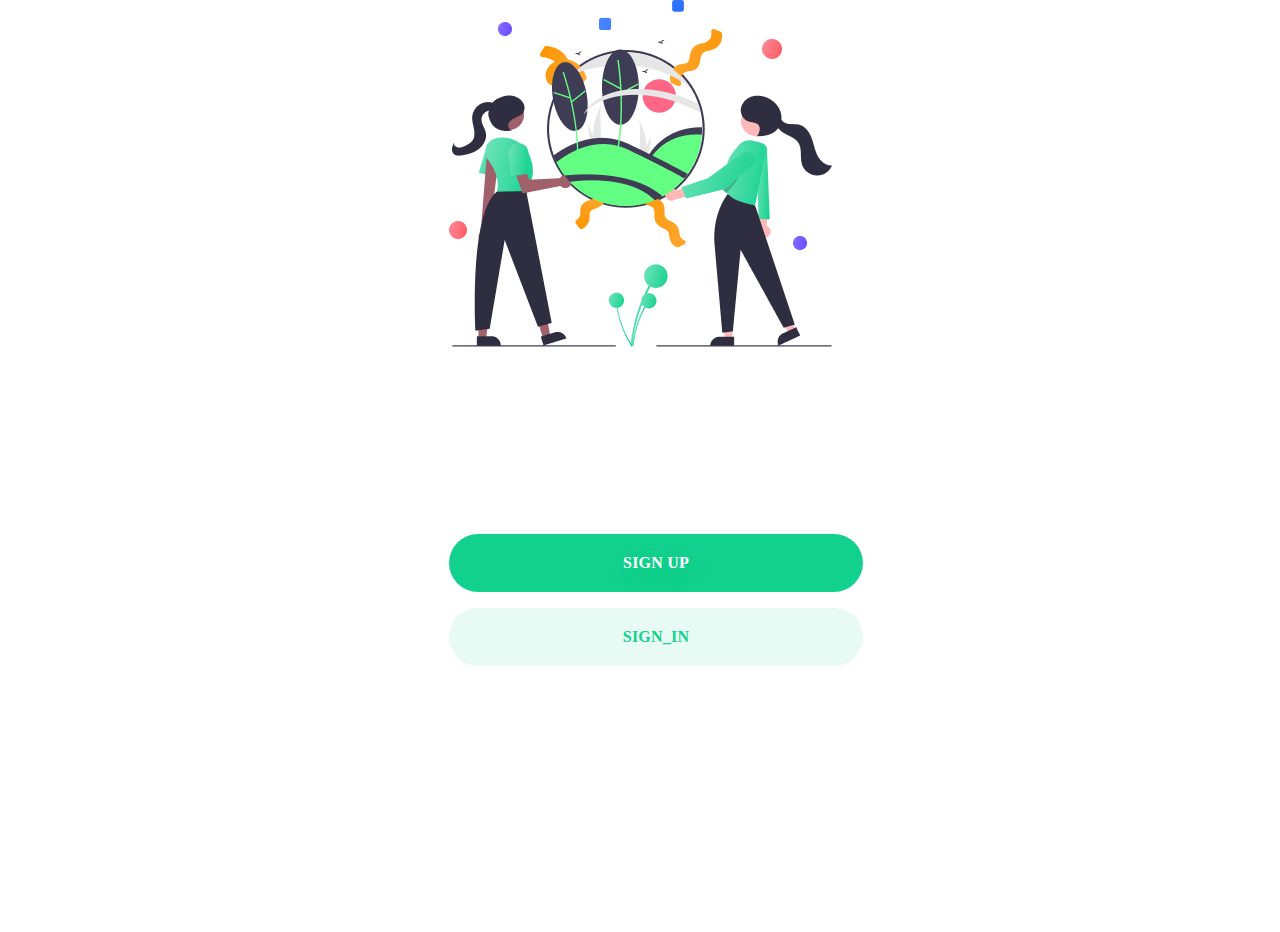
<file: Cempus/index.html>
<!DOCTYPE html>
<html lang="kr">
  <head>
    <meta charset="UTF-8" />
    <meta name="viewport" content="width=device-width, user-scalable=no" />
    <title>Cempus</title>

    <script src="https://ajax.googleapis.com/ajax/libs/jquery/3.3.1/jquery.min.js"></script>

    <link href="./css/fontawesome/css/font-awesome.min.css" rel="stylesheet" />
    <link href="./css/cempus/main_231102.css" rel="stylesheet" />
  </head>
  <body>
    <div class="container">
      <div class="img_index1">
        <img src="./image/cempus/index/cong1.png" alt="축하합니다!" />
        <div class="img_index2">
          <img src="./image/cempus/index/cong2.png" alt="물개박수" />
        </div>
      </div>
      <div class="layout_index1">
        <div class="layout_index2">
          <a href="/join.html" class="btn_sign_up"><div>SIGN UP</div></a>
          <a href="/login.html" class="btn_sign_in"><div>SIGN_IN</div></a>
        </div>
      </div>
    </div>
  </body>

  <script>
  </script>
</html>
</file>
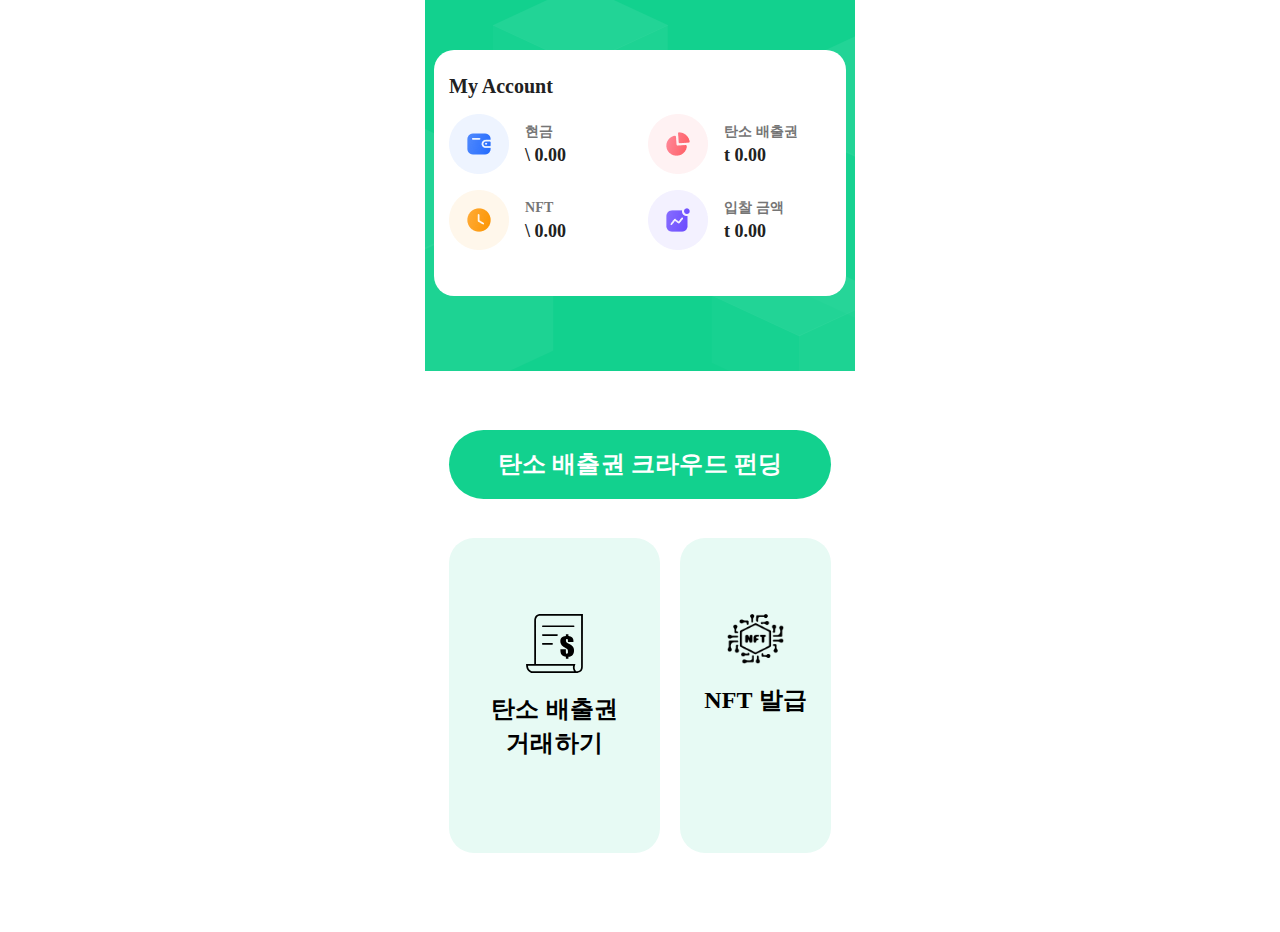
<file: Cempus/home.html>
<!DOCTYPE html>
<html lang="kr">
  <head>
    <meta charset="UTF-8" />
    <title>대시보드</title>

    <script src="https://ajax.googleapis.com/ajax/libs/jquery/3.3.1/jquery.min.js"></script>

    <link href="./css/cempus/main_231102.css" rel="stylesheet" />
  </head>
  <body>
    <div class="container tender_container">
      <div class="image_sub_area">
        <div class="dashboard_my_info_area">
          <div class="my_info">
            <div class="my_info_title">My Account</div>
            <div class="my_info_content">
              <div class="my_info_content_left">
                <div class="my_info_img"><img src="./image/cempus/trade/wallet.png"></div>
                <div class="my_info_sub">
                  <div class="my_info_sub_title">현금</div>
                  <div class="my_info_sub_content" id="myCash">\ 0.00</div>
                </div>
              </div>
              <div class="my_info_content_left">
                <div class="my_info_img"><img src="./image/cempus/trade/carbon.png"></div>
                <div class="my_info_sub">
                  <div class="my_info_sub_title">탄소 배출권</div>
                  <div class="my_info_sub_content" id="myCarbon">t 0.00</div>
                </div>
              </div>
            </div>
            <div class="my_info_content">
              <div class="my_info_content_left">
                <div class="my_info_img"><img src="./image/cempus/tender/nft.png"></div>
                <div class="my_info_sub">
                  <div class="my_info_sub_title">NFT</div>
                  <div class="my_info_sub_content" id="myNft">\ 0.00</div>
                </div>
              </div>
              <div class="my_info_content_left">
                <div class="my_info_img"><img src="./image/cempus/tender/tender.png"></div>
                <div class="my_info_sub">
                  <div class="my_info_sub_title">입찰 금액</div>
                  <div class="my_info_sub_content" id="myTender">t 0.00</div>
                </div>
              </div>
            </div>
          </div>
        </div>
      </div>
      <div class="common_content_area">
        <div class="btn_sub_area">
          <a href="./tender.html" class="btn_confirm2"><div>탄소 배출권 크라우드 펀딩</div></a>
        </div>
        <div class="btn_home_area">
          <a href="./trade.html" class="btn_move"><img src="./image/cempus/tender/paper.svg" /><div>탄소 배출권<br/>거래하기</div></a>
          <a href="./nftApply.html" class="btn_move btn_move_right"><img src="./image/cempus/index/nft_logo.png" /><div>NFT 발급</div></a>
        </div>
      </div>

  <script>
    $(document).ready(function () {
      getMyAsset();
    });

    function getMyAsset() {
      $.get("./php/mypage/MyAsset.php", function(data) {
        console.log(data);
        var result = JSON.parse(data);
        console.log(result);
        if(result.result == 400) {
          alert('로그인이 필요합니다.');
          location.href = "./login.html"
          return false;
        }
        var userCash = '\\ '+numberWithCommas(result.data.userCash);
        var userCarbon = numberWithCommas(result.data.userCarbon)+' T';
        $('#myCash').html(userCash);
        $('#myCarbon').html(userCarbon);
        var userNft = '\\ '+numberWithCommas(result.data.userCarbonNft);
        var userTender = numberWithCommas(result.data.userCashFunding)+' T';
        $('#myNft').html(userNft);
        $('#myTender').html(userTender);

      });

    }

    function numberWithCommas(x) {
      if (x == null || x == undefined || x == '' || x == 0 || x == '0' || x == '0.00' || x == 0.00 || x == '0.0' || x == 0.0 || x == '0.000' || x == 0.000) {
        return 0;
      }
      return x.toString().replace(/\B(?=(\d{3})+(?!\d))/g, ",");
    }
  </script>
</body>
</html>
</file>
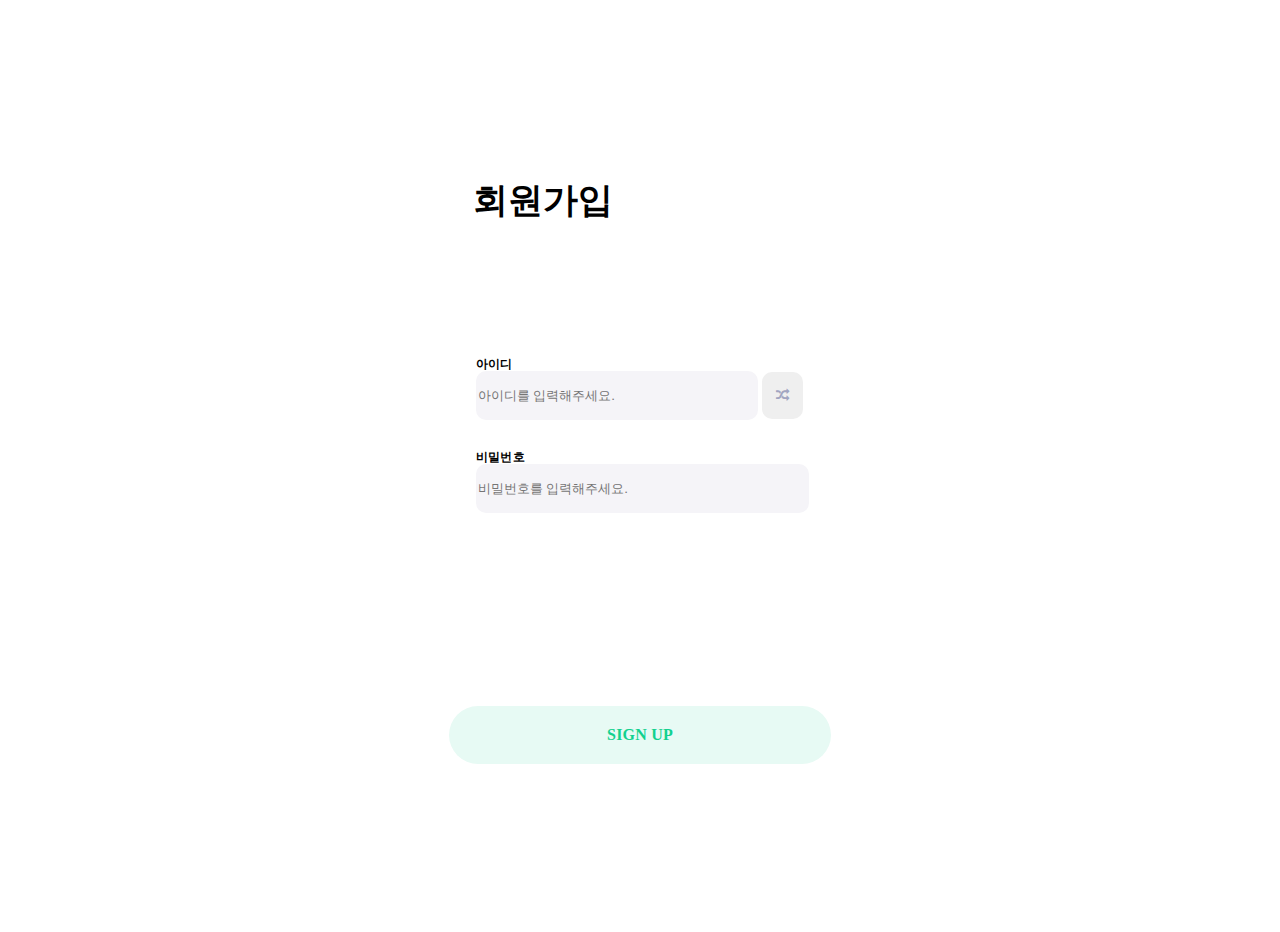
<file: Cempus/join.html>
<!DOCTYPE html>
<html lang="kr">
  <head>
    <meta charset="UTF-8" />
    <meta name="viewport" content="width=device-width, user-scalable=no" />
    <title>회원가입</title>

    <script src="https://ajax.googleapis.com/ajax/libs/jquery/3.3.1/jquery.min.js"></script>

    <link href="./css/fontawesome/css/font-awesome.min.css" rel="stylesheet" />
    <link href="./css/cempus/main_231102.css" rel="stylesheet" />
  </head>
  <body>
    <div class="container">
      <div class="title">
        회원가입
      </div>
      <div class="layout_content">
        <div class="content_tlt">아이디</div>
        <div class="content_input_area">
          <input type="hidden" name="dupChk" value="0" />
          <input type="text" name="id" class="input_common input_with_btn" placeholder="아이디를 입력해주세요." oninput="this.value = this.value.replace(/[^a-z0-9]/g, '').replace(/(\..*)\./g, '$1');">
          <button type="button" class="btn_with_input"><i class="fa fa-random" aria-hidden="true" onclick="checkId()"></i></button>
        </div>
        <p class="input_msg msg_ok success-msg"></p>
        <p class="input_msg msg_err alert-msg" id="alert-id" style="display: none">중복된 아이디입니다.</p>
        <div class="content_tlt">비밀번호</div>
        <div class="content_input_area">
          <input type="password" name="pw" class="input_common" placeholder="비밀번호를 입력해주세요.">
        </div>
        <p class="input_msg msg_err alert-msg" id="alert-pw"></p>
      </div>
      <div class="layout_btn_area">
        <div class="btn_sub_area">
          <a href="#" class="btn_confirm" onclick="join()"><div>SIGN UP</div></a>
        </div>
      </div>
    </div>
  </body>

  <script>
    function checkId() {
      var id = $("input[name=id]").val();
      console.log(id);
      $.ajax({
        url: "./php/user/CheckId.php",
        type: "POST",
        data: { id: id },
        dataType: "json",
        success: function (data) {
          console.log(data);
          if (data.result == 200) {
            $("#alert-id").hide();
            $(".success-msg").text(data.message);
            $(".success-msg").show();
            $("input[name=dupChk]").val(1);
          } else {
            $(".success-msg").hide();
            $("#alert-id").text(data.message);
            $("#alert-id").show();
            $("input[name=dupChk]").val(0);
          }
        },
        error: function (request, status, error) {
          console.log(request.responseText);
        },
      });
    }

    function join() {
      var id = $("input[name=id]").val();
      var pw = $("input[name=pw]").val();
      var dupChk = $("input[name=dupChk]").val();
      if (id == "") {
        $("#alert-id").text("아이디를 입력해주세요.");
        $("#alert-id").show();
        $(".success-msg").hide();
        $("input[name=id]").focus();
        return false;
      } else {
        $(".success-msg").show();
        $("#alert-id").hide();
      }

      if (dupChk == 0) {
        $("#alert-id").text("아이디 중복확인을 해주세요.");
        $("#alert-id").show();
        $(".success-msg").hide();
        $("input[name=id]").focus();
        return false;
      } else {
        $(".success-msg").show();
        $("#alert-id").hide();
      }

      if (pw == "") {
        $("#alert-pw").text("비밀번호를 입력해주세요.");
        $("#alert-pw").show();
        $("input[name=pw]").focus();
        return false;
      } else {
        $(".success-msg").show();
        $("#alert-pw").hide();
      }

      console.log({ id: id, pw: pw });
      $.ajax({
        url: "./php/user/Join.php",
        type: "POST",
        data: { id: id, pw: pw },
        dataType: "json",
        success: function (data) {
          console.log(data);
          if (data.result == 200) {
            alert(data.message);
            location.href = "login.html";
          } else {
            alert(data.message);
          }
        },
        error: function (request, status, error) {
          console.log(request.responseText);
        },
      });
    }

    function validateInput(inputField) {
      // 정규식 패턴을 정의합니다. 영어 대소문자와 숫자만 허용합니다.
      var pattern = /^[a-zA-Z0-9]*$/;

      // 입력값을 가져옵니다.
      var inputValue = inputField.value;

      // 정규식과 비교합니다.
      if (!pattern.test(inputValue)) {
        // 영어와 숫자 이외의 문자가 입력되었다면 삭제합니다.
        inputField.value = inputValue.replace(/[ㄱ-힣]/g, "");
      }
    }
  </script>
</html>
</file>
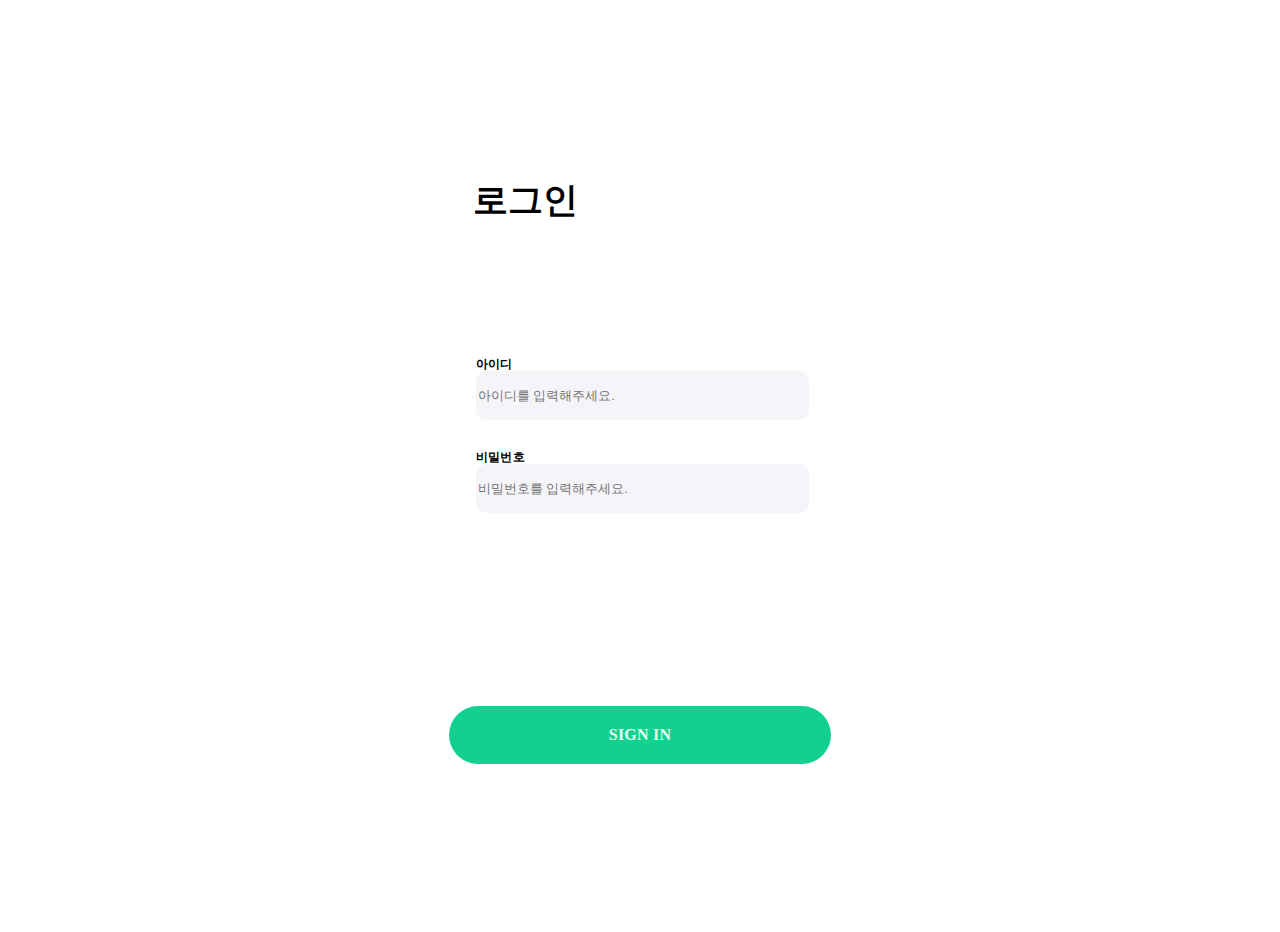
<file: Cempus/login.html>
<!DOCTYPE html>
<html lang="kr">
  <head>
    <meta charset="UTF-8" />
    <title>로그인</title>

    <script src="https://ajax.googleapis.com/ajax/libs/jquery/3.3.1/jquery.min.js"></script>

    <link href="./css/cempus/main_231102.css" rel="stylesheet" />
  </head>
  <body>
    <div class="container">
      <div class="title">
        로그인
      </div>
      <div class="layout_content">
        <div class="content_tlt">아이디</div>
        <div class="content_input_area">
          <input type="hidden" name="dupChk" value="0" />
          <input type="text" name="id" class="input_common" placeholder="아이디를 입력해주세요." oninput="this.value = this.value.replace(/[^a-z0-9]/g, '').replace(/(\..*)\./g, '$1');">
        </div>
        <p class="input_msg msg_err alert-msg" id="alert-id"></p>
        <div class="content_tlt">비밀번호</div>
        <div class="content_input_area">
          <input type="password" name="pw" class="input_common" placeholder="비밀번호를 입력해주세요.">
        </div>
        <p class="input_msg msg_err alert-msg" id="alert-pw"></p>
      </div>
      <div class="layout_btn_area">
        <div class="btn_sub_area">
          <a href="#" class="btn_confirm2" onclick="login()"><div>SIGN IN</div></a>
        </div>
      </div>
    </div>
  <script>
    function login() {
      $('.alert-msg').text('');

      var id = $("input[name=id]").val();
      var pw = $("input[name=pw]").val();
      if (id == "") {
        $("#alert-id").text("아이디를 입력해주세요.");
        $("input[name=id]").focus();
        return false;
      }
      if (pw == "") {
        $("#alert-pw").text("비밀번호를 입력해주세요.");
        $("input[name=pw]").focus();
        return false;
      }
      console.log({ id: id, pw: pw });
      $.ajax({
        url: "./php/user/Login.php",
        type: "POST",
        data: { id: id, pw: pw },
        dataType: "json",
        success: function (data) {
          console.log(data);
          if (data.result == 200) {
            location.href = "./home.html";
          } else {
            alert(data.message);
          }
        },
        error: function (request, status, error) {
          console.log(request.responseText);
        },
      });
    }
  </script>
</html>
</file>
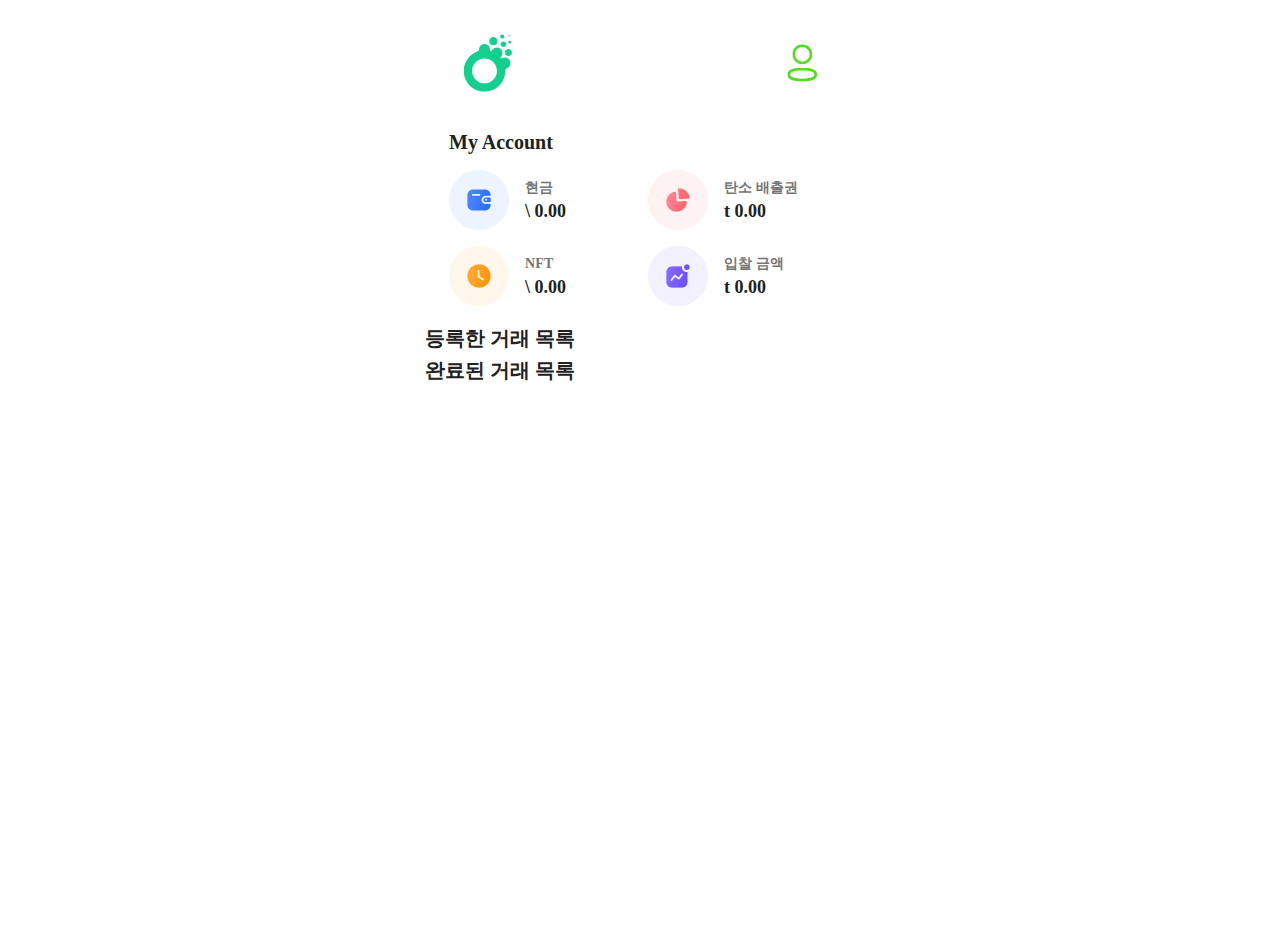
<file: Cempus/mypage.html>
<!DOCTYPE html>
<html lang="kr">
  <head>
    <meta charset="UTF-8" />
    <title>마이페이지</title>

    <script src="https://ajax.googleapis.com/ajax/libs/jquery/3.3.1/jquery.min.js"></script>

    <link href="./css/cempus/main_231102.css" rel="stylesheet" />

    <style>

      .board_list {
        max-height: 200px;
        overflow-y: scroll;
      }
      .board_list::-webkit-scrollbar {
        width: 10px; /*스크롤바의 너비*/
      }

      .board_list::-webkit-scrollbar-thumb {
        background-color: #12D18E; /*스크롤바의 색상*/
        background-clip: padding-box;
        border: 4px solid transparent;
        border-top-left-radius: 50px;
        border-bottom-right-radius: 50px;
      }

      .board_list::-webkit-scrollbar-track {
        background:none; /*스크롤바 트랙 색상*/
      }
    </style>
  </head>
  <body>
    <div class="container tender_container">
      <div class="top_log_area">
        <img src="./image/cempus/tender/top_logo.svg" alt="logo" class="logo" onclick="location.href='./home.html'" />
        <img src="./image/cempus/tender/profile.svg" alt="menu" class="menu" onclick="location.href='./mypage.html';" />
      </div>
      <div class="my_info my_info_mypage">
        <div class="my_info_title">My Account</div>
        <div class="my_info_content">
          <div class="my_info_content_left">
            <div class="my_info_img"><img src="./image/cempus/trade/wallet.png"></div>
            <div class="my_info_sub">
              <div class="my_info_sub_title">현금</div>
              <div class="my_info_sub_content" id="myCash">\ 0.00</div>
            </div>
          </div>
          <div class="my_info_content_left">
            <div class="my_info_img"><img src="./image/cempus/trade/carbon.png"></div>
            <div class="my_info_sub">
              <div class="my_info_sub_title">탄소 배출권</div>
              <div class="my_info_sub_content" id="myCarbon">t 0.00</div>
            </div>
          </div>
        </div>
        <div class="my_info_content">
          <div class="my_info_content_left">
            <div class="my_info_img"><img src="./image/cempus/tender/nft.png"></div>
            <div class="my_info_sub">
              <div class="my_info_sub_title">NFT</div>
              <div class="my_info_sub_content" id="myNft">\ 0.00</div>
            </div>
          </div>
          <div class="my_info_content_left">
            <div class="my_info_img"><img src="./image/cempus/tender/tender.png"></div>
            <div class="my_info_sub">
              <div class="my_info_sub_title">입찰 금액</div>
              <div class="my_info_sub_content" id="myTender">t 0.00</div>
            </div>
          </div>
        </div>
      </div>
      <div class="common_content_area">
<!--        <div class="btn_sub_area">-->
<!--          <a href="./tender.html" class="btn_confirm2"><div>탄소 배출권 지급 받기</div></a>-->
<!--        </div>-->
      </div>
      <div class="my_info_title">등록한 거래 목록</div>
      <div class="board_list" id="list1">
      </div>
      <div class="my_info_title">완료된 거래 목록</div>
      <div class="board_list" id="list2">
      </div>
    </div>
  <script>
    $(function() {
      getCarbonTradeList();
      getCarbonTradeList2();

      getMyAsset();
    });

    function cancel(idx) {
      $.post("./php/mypage/CancelTrade.php", {
        idx: idx
      }, function(data) {
        console.log(data);
        var result = JSON.parse(data);
        console.log(result);
        if(result.result == 200) {
          alert('거래가 취소되었습니다.');
          getCarbonTradeList();
        } else {
          alert('거래 취소에 실패하였습니다.');
        }
      })
    }

    function getCarbonTradeList() {
      $.get("./php/mypage/MyAbleTradesList.php", function(data) {
        console.log(data);
        var result = JSON.parse(data);
        console.log(result);
        if(result.result == 400) {
          alert('로그인이 필요합니다.');
          location.href = "./login.html"
          return false;
        }
        var tradeListHtml = "";
        for (var i = 0; i < result.myAbleTradeList.length; i++) {
          var trade = result.myAbleTradeList[i];
          var tradeHtml = "";
          if (trade['carbonTradeType'] == "A") {
            tradeHtml += '<div class="trade_want sell_want">';
            tradeHtml += '<div class="trade_logo"><img src="./image/cempus/trade/Ellipse.png"></div>';
            tradeHtml += '<div class="trade_price">\\' + trade['cash'] + '</div>';
            tradeHtml += '<div class="trade_amount">' + trade['carbon'] + 'T</div>';
            tradeHtml += '<div class="trade_amount cancel" onclick="cancel('+trade.idx+')">취소</div>';
            tradeHtml += '</div>';
          } else {
            tradeHtml += '<div class="trade_want buy_want">';
            tradeHtml += '<div class="trade_logo"><img src="./image/cempus/trade/buy.png"></div>';
            tradeHtml += '<div class="trade_price">\\' + trade['cash'] + '</div>';
            tradeHtml += '<div class="trade_amount">' + trade['carbon'] + 'T</div>';
            tradeHtml += '<div class="trade_amount cancel" onclick="cancel('+trade.idx+')">취소</div>';
            tradeHtml += '</div>';
          }
          tradeListHtml += tradeHtml;

          console.log(tradeHtml);
        }
        $("#list1").html(tradeListHtml);
      });
    }

    function getCarbonTradeList2() {
      $.get("./php/mypage/MyCompleteTradesList.php", function(data) {
        console.log(data);
        var result = JSON.parse(data);
        console.log(result);
        if(result.result == 400) {
          alert('로그인이 필요합니다.');
          location.href = "./login.html"
          return false;
        }
        var tradeListHtml = "";
        for (var i = 0; i < result.list.length; i++) {
          var trade = result.list[i];
          var tradeHtml = "";
          if (trade['carbonTradeType'] == "A") {
            tradeHtml += '<div class="trade_want sell_want">';
            tradeHtml += '<div class="trade_logo"><img src="./image/cempus/trade/Ellipse.png"></div>';
            tradeHtml += '<div class="trade_price">\\' + trade['cash'] + '</div>';
            tradeHtml += '<div class="trade_amount">' + trade['carbon'] + 'T</div>';
            tradeHtml += '</div>';
          } else {
            tradeHtml += '<div class="trade_want buy_want">';
            tradeHtml += '<div class="trade_logo"><img src="./image/cempus/trade/buy.png"></div>';
            tradeHtml += '<div class="trade_price">\\' + trade['cash'] + '</div>';
            tradeHtml += '<div class="trade_amount">' + trade['carbon'] + 'T</div>';
            tradeHtml += '</div>';
          }
          tradeListHtml += tradeHtml;

          console.log(tradeHtml);
        }
        $("#list2").html(tradeListHtml);
      });
    }

    function getMyAsset() {
        $.get("./php/mypage/MyAsset.php", function(data) {
            console.log(data);
            var result = JSON.parse(data);
            console.log(result);
            if(result.result == 400) {
            alert('로그인이 필요합니다.');
            location.href = "./login.html"
            return false;
            }
          var userCash = '\\ '+numberWithCommas(result.data.userCash);
          var userCarbon = numberWithCommas(result.data.userCarbon)+' T';
          $('#myCash').html(userCash);
          $('#myCarbon').html(userCarbon);
          var userNft = '\\ '+numberWithCommas(result.data.userCarbonNft);
          var userTender = numberWithCommas(result.data.userCashFunding)+' T';
          $('#myNft').html(userNft);
          $('#myTender').html(userTender);
        });

    }

    function numberWithCommas(x) {
      if (x == null || x == undefined || x == '' || x == 0 || x == '0' || x == '0.00' || x == 0.00 || x == '0.0' || x == 0.0 || x == '0.000' || x == 0.000) {
        return 0;
      }
      return x.toString().replace(/\B(?=(\d{3})+(?!\d))/g, ",");
    }
  </script>
  </body>

</html>
</file>
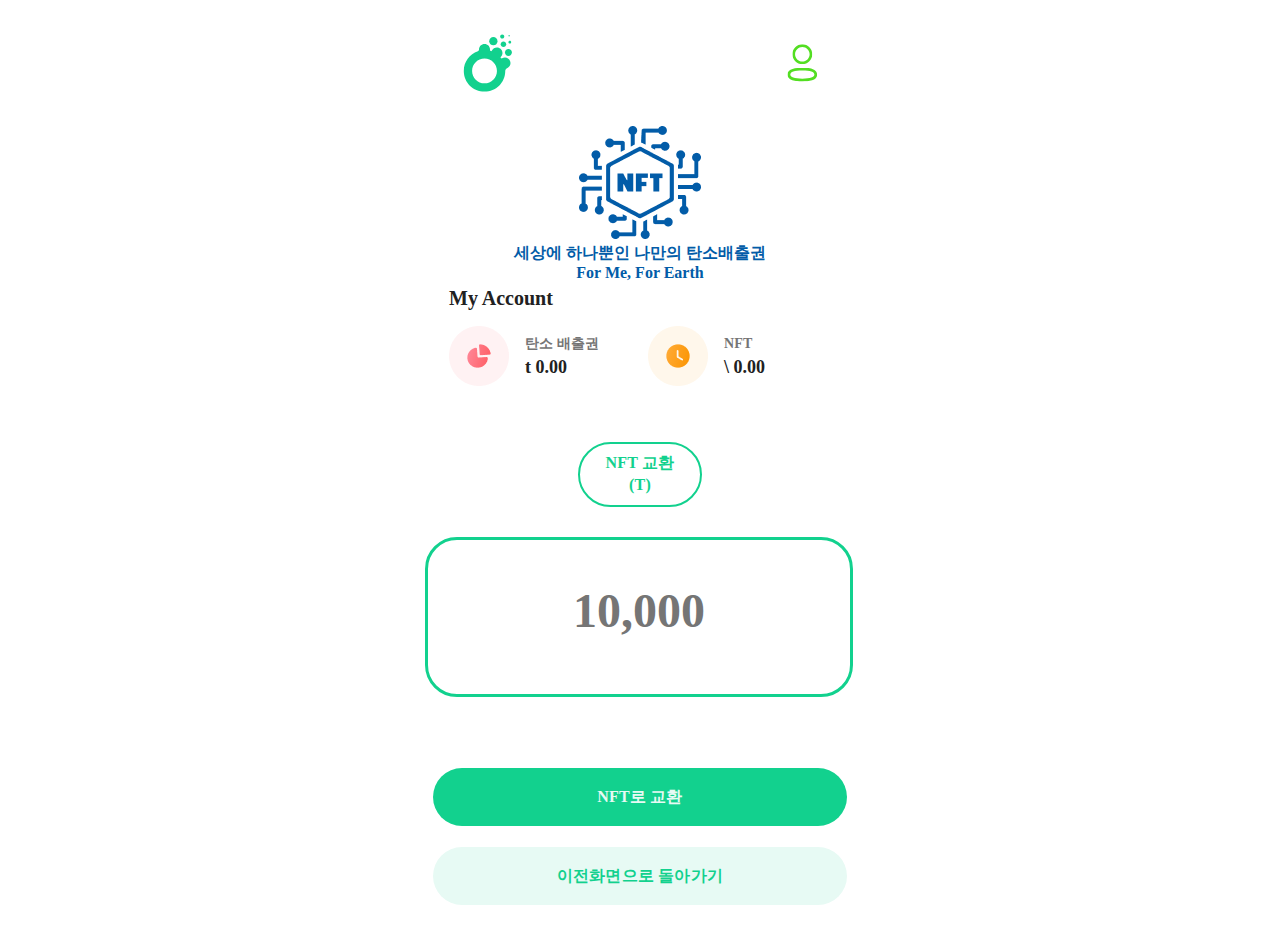
<file: Cempus/nftApply.html>
<!DOCTYPE html>
<html lang="kr">
  <head>
    <meta charset="UTF-8" />
    <title>입찰하기</title>

    <script src="https://ajax.googleapis.com/ajax/libs/jquery/3.3.1/jquery.min.js"></script>

    <link href="./css/cempus/main_231102.css" rel="stylesheet" />
  </head>
  <body>
    <div class="container tender_container">
      <div class="top_log_area">
        <img src="./image/cempus/tender/top_logo.svg" alt="logo" class="logo" onclick="location.href='./home.html';" />
        <img src="./image/cempus/tender/profile.svg" alt="menu" class="menu" onclick="location.href='./mypage.html';"/>
      </div>
      <div style="text-align: center">
        <img src="./image/cempus/nft/nft_blue.png">
        <div class="my_info_text" style="color: #025CA8">
          <div >세상에 하나뿐인 나만의 탄소배출권</div>
          <div >For Me, For Earth</div>
        </div>
      </div>
      <div class="my_info my_info_mypage">
        <div class="my_info_title">My Account</div>
        <div class="my_info_content">
          <div class="my_info_content_left">
            <div class="my_info_img"><img src="./image/cempus/trade/carbon.png"></div>
            <div class="my_info_sub">
              <div class="my_info_sub_title">탄소 배출권</div>
              <div class="my_info_sub_content" id="myCarbon">t 0.00</div>
            </div>
          </div>
          <div class="my_info_content_left">
            <div class="my_info_img"><img src="./image/cempus/tender/nft.png"></div>
            <div class="my_info_sub">
              <div class="my_info_sub_title">NFT</div>
              <div class="my_info_sub_content" id="myNft">\ 0.00</div>
            </div>
          </div>
        </div>
      </div>
      <div class="tender_aply_area">
        <label class="aply_label" for="aplyAmount">
          NFT 교환(T)
        </label>
        <div class="aply_amount">
          <input type="text" id="aplyAmount" name="aplyAmount" placeholder="10,000"/>
        </div>
        <div class="btn_sub_area">
          <a href="javascript:changeToNFT();" class="btn_confirm2" onclick="tenderApply()"><div>NFT로 교환</div></a>
          <a href="javascript:window.history.go(-1);" class="btn_confirm"><div>이전화면으로 돌아가기</div></a>
        </div>
      </div>

  <script>
    // 입력된 텍스트의 너비에 따라 요소의 너비 변경
    function adjustWidth() {
      console.log('in');
      const textInput = $("#aplyAmount");
      const myElement = $("#aplyAmount");

      // 입력된 텍스트의 길이 가져오기
      const textLength = textInput.val().length;

      // 요소의 너비 변경
      myElement.css("width", ((textLength * 28) < 320 ? (textLength * 28) : 320) + "px");
    }

    // 입력 텍스트가 변경될 때마다 요소의 너비 조절
    $("#aplyAmount").on("input", adjustWidth);

    $(function() {
      getMyAsset();
    });

    function getMyAsset() {
      $.get("./php/mypage/MyAsset.php", function(data) {
        console.log(data);
        var result = JSON.parse(data);
        console.log(result);
        if(result.result == 400) {
          alert('로그인이 필요합니다.');
          location.href = "./login.html"
          return false;
        }
        var userCarbon = numberWithCommas(result.data.userCarbon)+' T';
        $('#myCarbon').html(userCarbon);
        var userNft = '\\ '+numberWithCommas(result.data.userCarbonNft);
        $('#myNft').html(userNft);
      });

    }

    function numberWithCommas(x) {
      if (x == null || x == undefined || x == '' || x == 0 || x == '0' || x == '0.00' || x == 0.00 || x == '0.0' || x == 0.0 || x == '0.000' || x == 0.000) {
        return 0;
      }
      return x.toString().replace(/\B(?=(\d{3})+(?!\d))/g, ",");
    }

    function changeToNFT() {
      var amount = $('#aplyAmount').val();
      if(amount == '') {
        alert('입력된 값이 없습니다.');
        return false;
      }
      $.post("./php/nft/ChangeToNFT.php", {amount: amount}, function(data) {
        console.log(data);
        var result = JSON.parse(data);
        console.log(result);
        if(result.result == 200) {
          location.href = "./nftInfo.html?idx="+result.recentIdx;
        } else {
          alert('NFT로 교환에 실패하였습니다.');
        }
      });
    }
  </script>
</html>
</file>
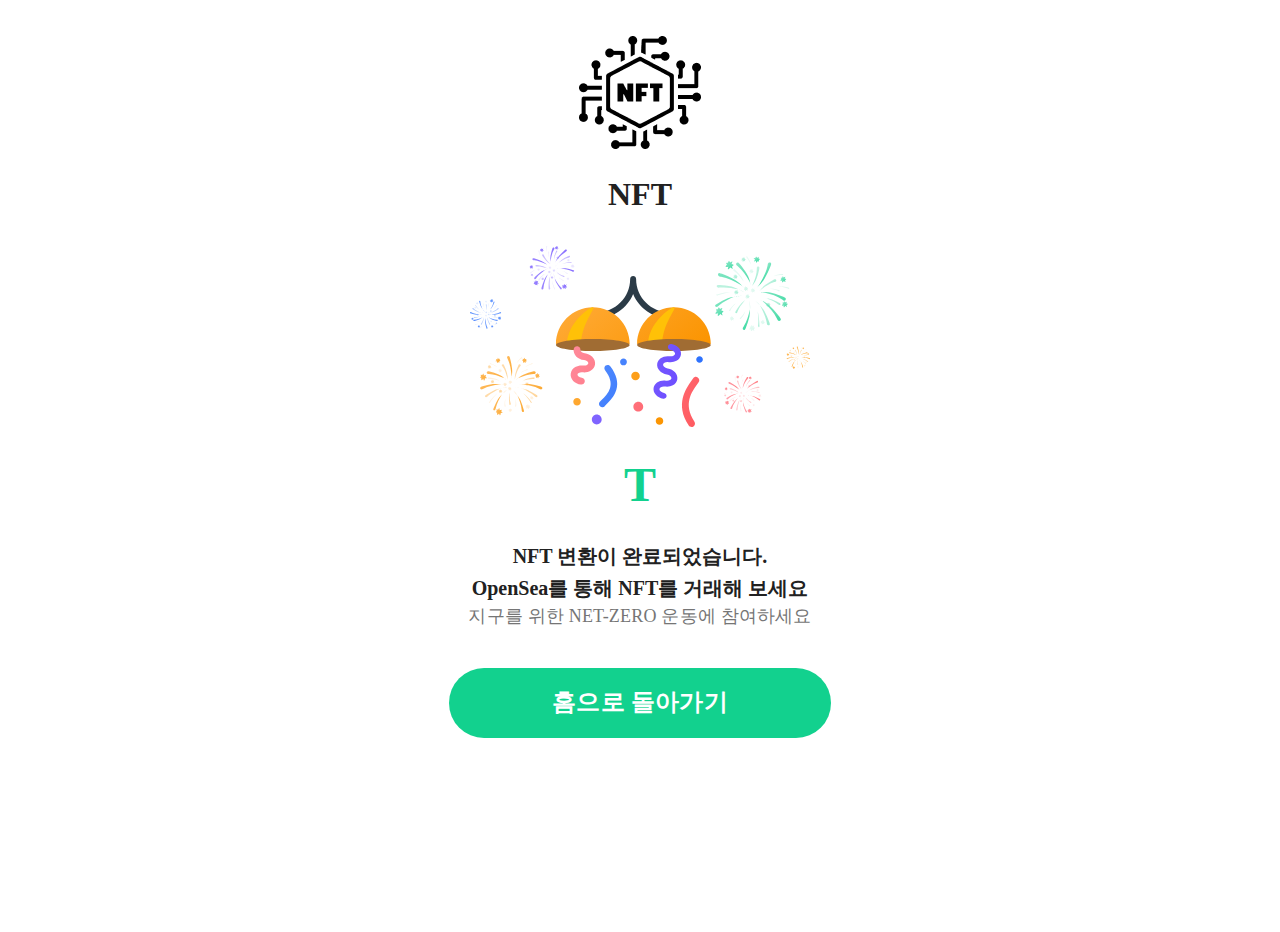
<file: Cempus/nftComplete.html>
<!DOCTYPE html>
<html lang="kr">
  <head>
    <meta charset="UTF-8" />
    <title>NFT 발급 완료</title>

    <script src="https://ajax.googleapis.com/ajax/libs/jquery/3.3.1/jquery.min.js"></script>

    <link href="./css/cempus/main_231102.css" rel="stylesheet" />
  </head>
  <body>
    <div class="container tender_container">
      <div class="common_content_area">
        <div class="common_image">
          <img src="./image/cempus/nft/nft_complete.png">
        </div>
        <div class="common_title2">
          NFT
        </div>
        <div class="common_image">
          <img src="./image/cempus/tender/beenbak.svg">
        </div>
        <div class="common_title3">
          <span id="carbonNft">333</span>T
        </div>
        <div class="common_content_text">
          NFT 변환이 완료되었습니다.<br>OpenSea를 통해 NFT를 거래해 보세요
          <div class="detail">지구를 위한 NET-ZERO 운동에 참여하세요</div>
        </div>
        <div class="btn_sub_area">
          <a href="./home.html" class="btn_confirm2"><div>홈으로 돌아가기</div></a>
        </div>
      </div>

    </div>
  <script>
    $(function(){
      var carbonNft = getCookie('carbonNft');
      console.log(carbonNft);
        $('#carbonNft').text(carbonNft);
    });

    function getCookie(name) {
      var value = document.cookie.match('(^|;) ?' + name + '=([^;]*)(;|$)');
      return value? value[2] : null;
    }
  </script>
</html>
</file>
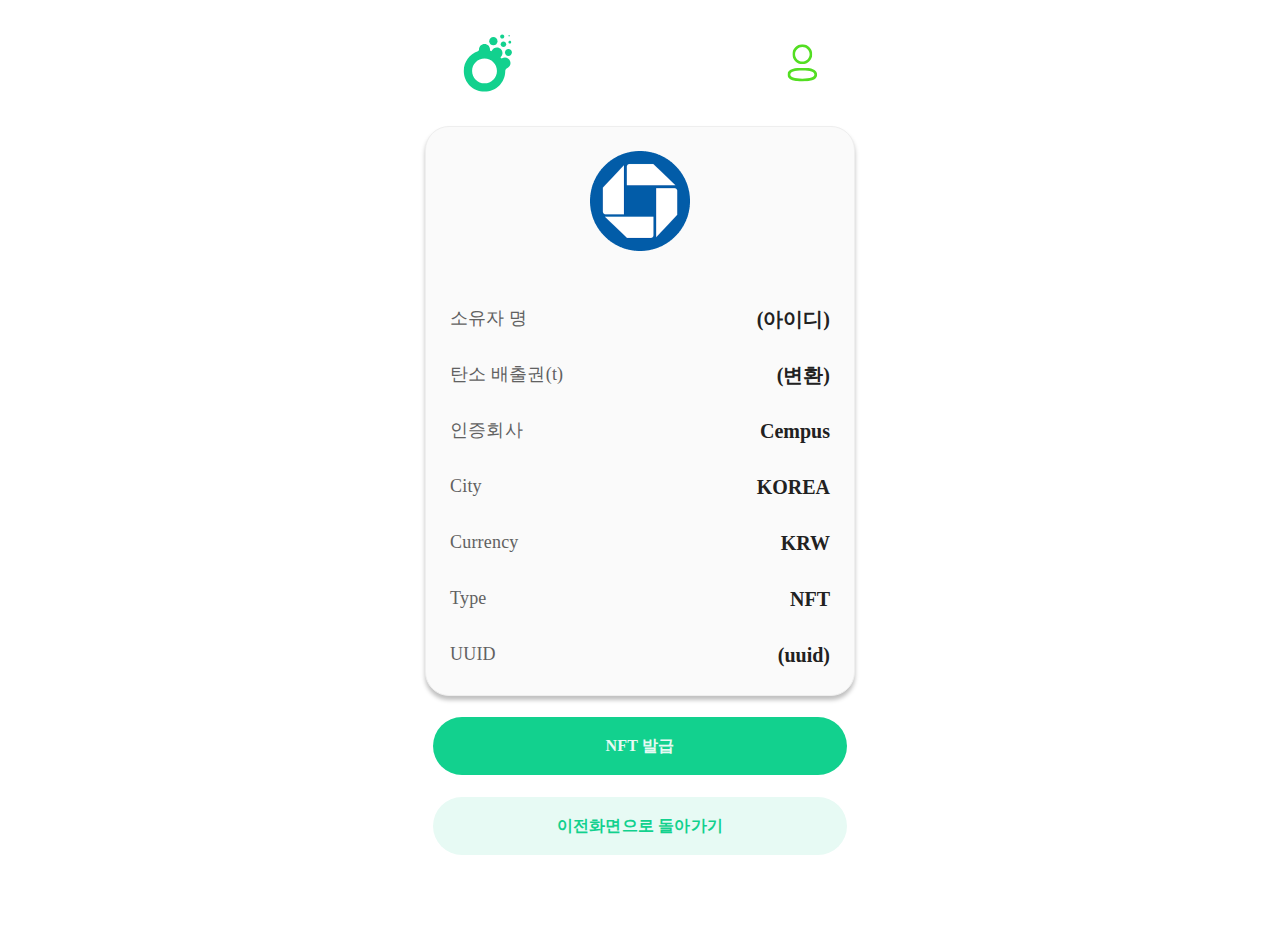
<file: Cempus/nftInfo.html>
<!DOCTYPE html>
<html lang="kr">
  <head>
    <meta charset="UTF-8" />
    <title>NFT 변환 정보</title>

    <script src="https://code.jquery.com/jquery-3.6.4.min.js"></script>
    <script src="https://html2canvas.hertzen.com/dist/html2canvas.min.js"></script>

    <link href="./css/cempus/main_231102.css" rel="stylesheet" />
  </head>
  <body>
    <div class="container tender_container">
      <div class="top_log_area">
        <img src="./image/cempus/tender/top_logo.svg" alt="logo" class="logo" onclick="location.href='./home.html';" />
        <img src="./image/cempus/tender/profile.svg" alt="menu" class="menu" onclick="location.href='./mypage.html';"/>
      </div>
      <div class="nft_info" id="nft_info">
        <div class="nft_info_logo">
          <img src="./image/cempus/nft/nft_info_logo.png" alt="nft" />
        </div>
        <div class="nft_divide"></div>
        <div class="nft_text">
          <div class="nft_name">소유자 명</div>
          <div class="nft_value">(아이디)</div>
        </div>
        <div class="nft_text">
          <div class="nft_name">탄소 배출권(t)</div>
          <div class="nft_value">(변환)</div>
        </div>
        <div class="nft_text">
          <div class="nft_name">인증회사</div>
          <div class="nft_value">Cempus</div>
        </div>
        <div class="nft_text">
          <div class="nft_name">City</div>
          <div class="nft_value">KOREA</div>
        </div>
        <div class="nft_text">
          <div class="nft_name">Currency</div>
          <div class="nft_value">KRW</div>
        </div>
        <div class="nft_text">
          <div class="nft_name">Type</div>
          <div class="nft_value">NFT</div>
        </div>
        <div class="nft_text">
          <div class="nft_name">UUID</div>
          <div class="nft_value">(uuid)</div>
        </div>
      </div>
      <div class="tender_aply_area">
        <div class="btn_sub_area">
          <a href="javascript:void(0);" class="btn_confirm2" id="nftPrint"><div>NFT 발급</div></a>
          <a href="javascript:window.history.go(-1);" class="btn_confirm"><div>이전화면으로 돌아가기</div></a>
        </div>
      </div>
    </div>
    <div class="loading-overlay">
      <div class="loading-image"></div>
    </div>
  <script>
    $(function(){
        getNFTInfo();
    });

    function getNFTInfo() {

      var idx;
      window.location.href.split('nftInfo.html')[1].split('?')[1].split('&').forEach(function (item) {
        var tmp = item.split('=');
        if (tmp[0] == 'idx') {
             idx = tmp[1];
        }
      });

      console.log(idx);
      $.get("./php/nft/NFTInfo.php", {idx: idx}, function (data) {
        console.log(data);
        var result = JSON.parse(data);
        console.log(result);
        if(result.result == 400) {
          alert('로그인이 필요합니다.');
          location.href = "./login.html"
          return false;
        }
        var data = result.data;
        $('.nft_value').eq(0).text(data.userId);
        $('.nft_value').eq(1).text(data.carbonNFT);
        $('.nft_value').eq(6).text(data.uuid);

        uuid = data.uuid;
        id = data.userId;
        wAdr = data.walletAddress
        carbonNft = data.carbonNFT;
      });
    }

    var carbonNft;
    var uuid;
    var id;
    var wAdr;

    $(document).ready(function() {
      $("#nftPrint").on("click", function() {
        // Capture the specified element
        html2canvas($("#nft_info")[0]).then(function(canvas) {
          // Convert canvas to data URL
          var dataURL = canvas.toDataURL("image/png");

          console.log(dataURL);
          // Create FormData object
          var formData = new FormData();
          formData.append("image", dataURL);
          formData.append("uuid", uuid);
          formData.append("id", id);
            formData.append("wAdr", wAdr);

          // Make AJAX request to API
          $.ajax({
            type: "POST",
            url: "./php/nft/sendMintNFT.php",
            data: formData,
            processData: false,
            contentType: false,
            beforeSend: function() {
              // 로딩 이미지를 화면에 표시
              $(".loading-overlay").show();
            },
            success: function(response) {
              setCookie("carbonNft", carbonNft, 1);
              console.log("Upload successful", response);
              location.href= "./nftComplete.html";
            },
            error: function(error) {
              console.error("Error uploading", error);
                alert('업로드 실패');
            }
          });
        });
      });
    });

    function setCookie(name, value, exp) {
      var date = new Date();
      date.setTime(date.getTime() + exp*24*60*60*1000);
      document.cookie = name + '=' + value + ';expires=' + date.toUTCString() + ';path=/';
    }
  </script>
  </body>
</html>
</file>
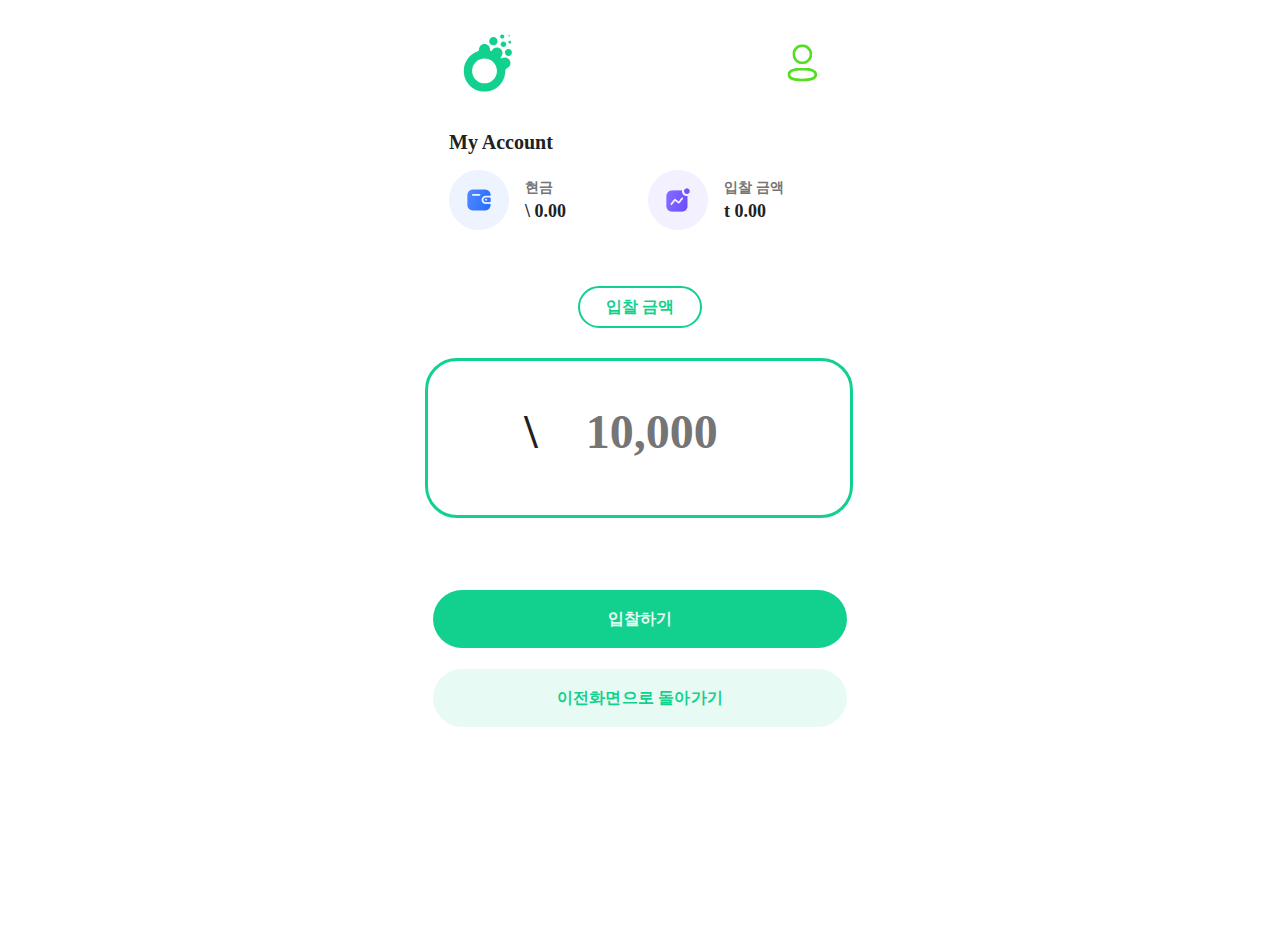
<file: Cempus/tenderApply.html>
<!DOCTYPE html>
<html lang="kr">
  <head>
    <meta charset="UTF-8" />
    <title>입찰하기</title>

    <script src="https://ajax.googleapis.com/ajax/libs/jquery/3.3.1/jquery.min.js"></script>

    <link href="./css/cempus/main_231102.css" rel="stylesheet" />
  </head>
  <body>
    <div class="container tender_container">
      <div class="top_log_area">
        <img src="./image/cempus/tender/top_logo.svg" alt="logo" class="logo" onclick="location.href='./home.html';" />
        <img src="./image/cempus/tender/profile.svg" alt="menu" class="menu" onclick="location.href='./mypage.html';"/>
      </div>
      <div class="my_info my_info_mypage">
        <div class="my_info_title">My Account</div>
        <div class="my_info_content">
          <div class="my_info_content_left">
            <div class="my_info_img"><img src="./image/cempus/trade/wallet.png"></div>
            <div class="my_info_sub">
              <div class="my_info_sub_title">현금</div>
              <div class="my_info_sub_content" id="myCash">\ 0.00</div>
            </div>
          </div>
          <div class="my_info_content_left">
            <div class="my_info_img"><img src="./image/cempus/tender/tender.png"></div>
            <div class="my_info_sub">
              <div class="my_info_sub_title">입찰 금액</div>
              <div class="my_info_sub_content" id="myTender">t 0.00</div>
            </div>
          </div>
        </div>
      </div>
      <div class="tender_aply_area">
        <label class="aply_label" for="aplyAmount">
          입찰 금액
        </label>
        <div class="aply_amount">
          <span class="won">\ </span><input type="text" id="aplyAmount" name="aplyAmount" placeholder="10,000"/>
        </div>
        <div class="btn_sub_area">
          <a href="./tenderComplete.html" class="btn_confirm2" onclick="tenderApply()"><div>입찰하기</div></a>
          <a href="javascript:window.history.go(-1);" class="btn_confirm"><div>이전화면으로 돌아가기</div></a>
        </div>
      </div>

  <script>

    $(function(){
      getMyAsset();
    });
    // 입력된 텍스트의 너비에 따라 요소의 너비 변경
    function adjustWidth() {
      console.log('in');
      const textInput = $("#aplyAmount");
      const myElement = $("#aplyAmount");

      // 입력된 텍스트의 길이 가져오기
      const textLength = textInput.val().length;

      // 요소의 너비 변경
      myElement.css("width", ((textLength * 28) < 320 ? (textLength * 28) : 320) + "px");
    }

    // 입력 텍스트가 변경될 때마다 요소의 너비 조절
    $("#aplyAmount").on("input", adjustWidth);

    function tenderApply() {
        var aplyAmount = $("#aplyAmount").val();

        if (aplyAmount == "") {
            alert("입찰 금액을 입력해주세요.");
            return;
        }

        $.ajax({
            url: "./php/tender/Tender.php",
            type: "POST",
            data: {
              'cashFunding': aplyAmount
            },
            dataType: "json",
            success: function(data) {
                if (data.result == "200") {
                    alert("입찰에 성공했습니다.");
                    // window.location.href = "./tenderList.php";

                } else {
                    alert("입찰에 실패했습니다.");
                }
            },
            error: function(request, status, error) {
                console.log(error);
            }
        });
    }

    function setCookie(name, value, exp) {
        var date = new Date();
        date.setTime(date.getTime() + exp*24*60*60*1000);
        document.cookie = name + '=' + value + ';expires=' + date.toUTCString() + ';path=/';
    }
    function getMyAsset() {
      $.get("./php/mypage/MyAsset.php", function(data) {
        console.log(data);
        var result = JSON.parse(data);
        console.log(result);
        if(result.result == 400) {
          alert('로그인이 필요합니다.');
          location.href = "./login.html"
          return false;
        }
        var userCash = '\\ '+numberWithCommas(result.data.userCash);
        var userCarbon = numberWithCommas(result.data.userCarbon)+' T';
        $('#myCash').html(userCash);
        $('#myCarbon').html(userCarbon);
        var userNft = '\\ '+numberWithCommas(result.data.userCarbonNft);
        var userTender = numberWithCommas(result.data.userCashFunding)+' T';
        $('#myNft').html(userNft);
        $('#myTender').html(userTender);
      });

    }
    function numberWithCommas(x) {
      if (x == null || x == undefined || x == '' || x == 0 || x == '0' || x == '0.00' || x == 0.00 || x == '0.0' || x == 0.0 || x == '0.000' || x == 0.000) {
        return 0;
      }
      return x.toString().replace(/\B(?=(\d{3})+(?!\d))/g, ",");
    }

  </script>
</html>
</file>
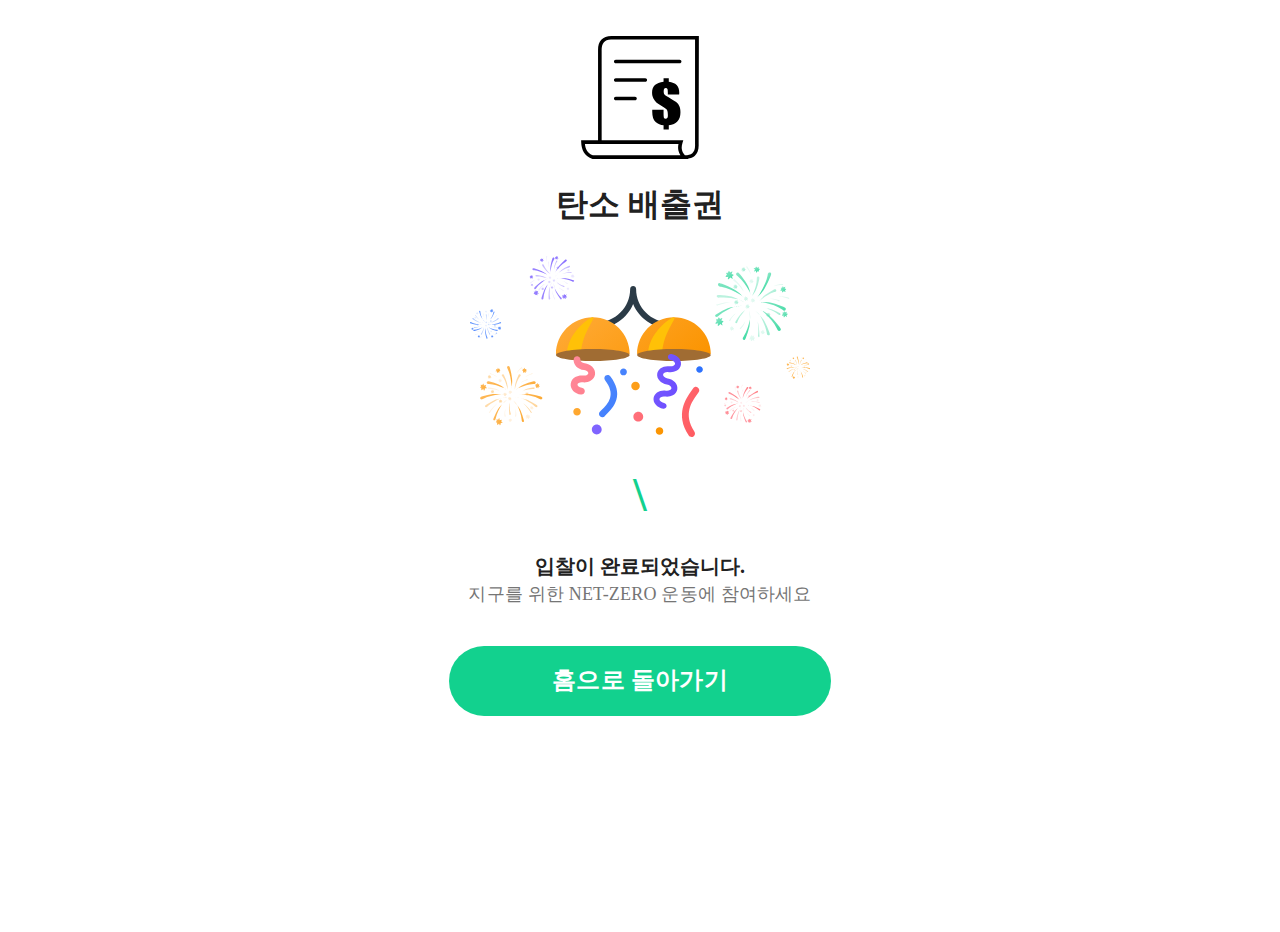
<file: Cempus/tenderComplete.html>
<!DOCTYPE html>
<html lang="kr">
  <head>
    <meta charset="UTF-8" />
    <title>입찰성공</title>

    <script src="https://ajax.googleapis.com/ajax/libs/jquery/3.3.1/jquery.min.js"></script>

    <link href="./css/cempus/main_231102.css" rel="stylesheet" />
  </head>
  <body>
    <div class="container tender_container">
      <div class="common_content_area">
        <div class="common_image">
          <img src="./image/cempus/tender/paper.svg">
        </div>
        <div class="common_title2">
          탄소 배출권
        </div>
        <div class="common_image">
          <img src="./image/cempus/tender/beenbak.svg">
        </div>
        <div class="common_title3">
          \ <span id="tenderAmount">196,548.50</span>
        </div>
        <div class="common_content_text">
          입찰이 완료되었습니다.
          <div class="detail">지구를 위한 NET-ZERO 운동에 참여하세요</div>
        </div>
        <div class="btn_sub_area">
          <a href="./home.html" class="btn_confirm2"><div>홈으로 돌아가기</div></a>
        </div>
      </div>

    </div>
  <script>
    $(function(){
      var tenderAmount = getCookie('tenderAmount');
      console.log(tenderAmount);
        $('#tenderAmount').text(tenderAmount);
    });

    function getCookie(name) {
      var value = document.cookie.match('(^|;) ?' + name + '=([^;]*)(;|$)');
      return value? value[2] : null;
    }
  </script>
</html>
</file>
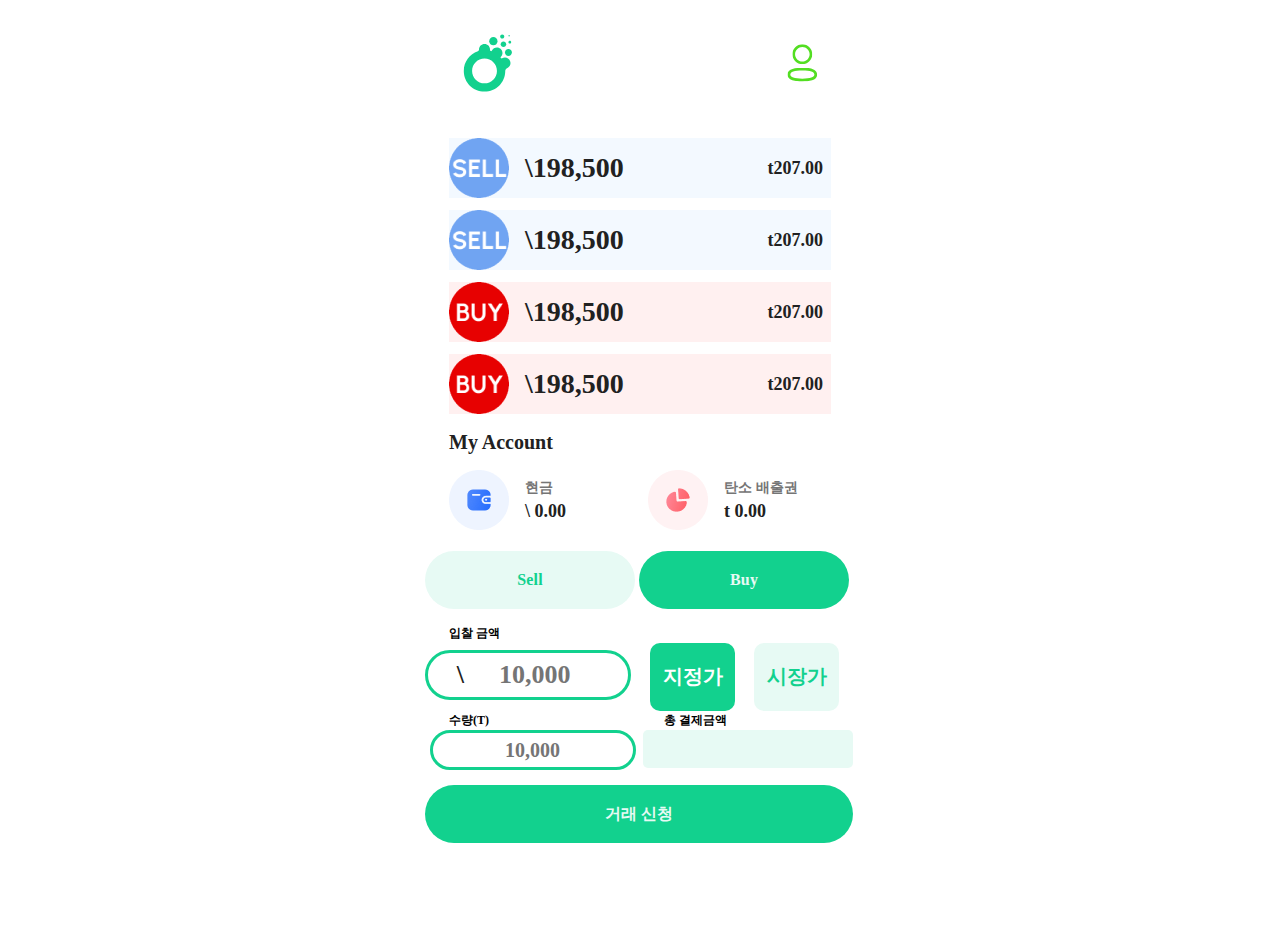
<file: Cempus/trade.html>
<!DOCTYPE html>
<html lang="kr">
  <head>
    <meta charset="UTF-8" />
    <title>탄소권 거래</title>

    <script src="https://ajax.googleapis.com/ajax/libs/jquery/3.3.1/jquery.min.js"></script>

    <link href="./css/cempus/main_231102.css" rel="stylesheet" />
  </head>
  <body>
    <div class="container tender_container">
      <div class="top_log_area">
        <img src="./image/cempus/tender/top_logo.svg" alt="logo" class="logo" onclick="location.href='./home.html'" />
        <img src="./image/cempus/tender/profile.svg" alt="menu" class="menu" onclick="location.href='./mypage.html';" />
      </div>
      <div class="board_list">
        <div class="trade_want sell_want">
          <div class="trade_logo"><img src="./image/cempus/trade/Ellipse.png"></div>
          <div class="trade_price">\198,500</div>
          <div class="trade_amount">t207.00</div>
        </div>
        <div class="trade_want sell_want">
          <div class="trade_logo"><img src="./image/cempus/trade/Ellipse.png"></div>
          <div class="trade_price">\198,500</div>
          <div class="trade_amount">t207.00</div>
        </div>
        <div class="trade_want buy_want">
        <div class="trade_logo"><img src="./image/cempus/trade/buy.png"></div>
        <div class="trade_price">\198,500</div>
        <div class="trade_amount">t207.00</div>
      </div>
        <div class="trade_want buy_want">
        <div class="trade_logo"><img src="./image/cempus/trade/buy.png"></div>
        <div class="trade_price">\198,500</div>
        <div class="trade_amount">t207.00</div>
      </div>
      </div>
      <div class="my_info">
          <div class="my_info_title">My Account</div>
            <div class="my_info_content">
            <div class="my_info_content_left">
                <div class="my_info_img"><img src="./image/cempus/trade/wallet.png"></div>
                <div class="my_info_sub">
                  <div class="my_info_sub_title">현금</div>
                  <div class="my_info_sub_content" id="myCash">\ 0.00</div>
                </div>
            </div>
              <div class="my_info_content_left">
                <div class="my_info_img"><img src="./image/cempus/trade/carbon.png"></div>
                <div class="my_info_sub">
                  <div class="my_info_sub_title">탄소 배출권</div>
                  <div class="my_info_sub_content" id="myCarbon">t 0.00</div>
                </div>
              </div>
            </div>
      </div>
      <div class="trade_btn_area">
        <a href="javascript:void(0);" class="btn_confirm half_btn sellTab" onclick="tabChange('Sell');"><div>Sell</div></a>
        <a href="javascript:void(0);" class="btn_confirm2 half_btn buyTab" onclick="tabChange('Buy');"><div>Buy</div></a>
      </div>
      <div class="trade_input_area">
        <div class="trade_title">입찰 금액</div>
        <div class="trade_cash">
          <span class="won">\ </span><input type="text" id="tradeAmount" name="tradeAmount" placeholder="10,000" oninput="calculateTotal();"/>
        </div>
        <div class="select_trade select_trade_active" onclick="tradeTypeChange('A');">지정가</div>
        <div class="select_trade" onclick="tradeTypeChange('B');">시장가</div>
      </div>
      <div class="trade_info_area">
        <div class="div1">
          <div class="trade_title">수량(T)</div>
          <div class="trade_carbon">
            <input type="text" id="tradeCarbonAmount" name="tradeCarbonAmount" placeholder="10,000" oninput="calculateTotal();"/>
          </div>
        </div>
        <div class="div2">
          <div class="trade_title">총 결제금액</div>
          <div class="total_cash btn_confirm"></div>
        </div>
      </div>
      <div class="trade_btn_area">
        <a href="javascript:void(0);" onclick="selectPriceTrade();" class="btn_confirm2 full_btn"><div>거래 신청</div></a>
      </div>

    </div>
  <script>
    // 입력된 텍스트의 너비에 따라 요소의 너비 변경
    function adjustWidth() {
      console.log('in');
      const textInput = $("#tradeAmount");
      const myElement = $("#tradeAmount");

      // 입력된 텍스트의 길이 가져오기
      const textLength = textInput.val().length;

      // 요소의 너비 변경
      var textSize = 19;
      var maxSize = 125;
      myElement.css("width", ((textLength * textSize) < 125 ? (textLength * textSize) : 125) + "px");
    }

    // 입력 텍스트가 변경될 때마다 요소의 너비 조절
    $("#tradeAmount").on("input", adjustWidth);

    $(function() {
      getCarbonTradeList();

      getMyAsset();
    });

    function getCarbonTradeList() {
      $.get("./php/trade/GetCarbonTradeList.php", function(data) {
        console.log(data);
        var result = JSON.parse(data);
        console.log(result);
        if(result.result == 400) {
          alert('로그인이 필요합니다.');
          location.href = "./login.html"
          return false;
        }
        var tradeListHtml = "";
        for (var i = 0; i < result.carbonTradeList.length; i++) {
          var trade = result.carbonTradeList[i];
          var tradeHtml = "";
          if (trade['carbonTradeType'] == "A") {
            tradeHtml += '<div class="trade_want sell_want">';
            tradeHtml += '<div class="trade_logo"><img src="./image/cempus/trade/Ellipse.png"></div>';
            tradeHtml += '<div class="trade_price">\\' + trade['cash'] + '</div>';
            tradeHtml += '<div class="trade_amount">' + trade['carbon'] + 'T</div>';
            tradeHtml += '</div>';
          } else {
            tradeHtml += '<div class="trade_want buy_want">';
            tradeHtml += '<div class="trade_logo"><img src="./image/cempus/trade/buy.png"></div>';
            tradeHtml += '<div class="trade_price">\\' + trade['cash'] + '</div>';
            tradeHtml += '<div class="trade_amount">' + trade['carbon'] + 'T</div>';
            tradeHtml += '</div>';
          }
          tradeListHtml += tradeHtml;

          console.log(tradeHtml);
        }
        $(".board_list").html(tradeListHtml);
      });
    }

    var carbonTradeType = 'B';

    var tradeType = '지정가';

    function calculateTotal() {
      var cash = $('#tradeAmount').val();
      var carbon = $('#tradeCarbonAmount').val();
      var total = cash * carbon;
      $('.total_cash').html('\\ ' + total);
    }

    function selectPriceTrade() {
      var data = {
        'carbonTradeType': carbonTradeType,
        'allTradeYn': tradeType == '시장가' ? 'Y' : 'N',
        'cash': $('#tradeAmount').val(),
        'carbon': $('#tradeCarbonAmount').val()
      };

      console.log(data);
      $.post('./php/trade/InsertCarbonTrade2.php', data, function(data) {
        console.log(data);
        var result = JSON.parse(data);
        console.log(result);
        if (result.result==200) {
            alert('거래가 성공적으로 등록되었습니다.');
            getCarbonTradeList();
            getMyAsset();
            } else {
            alert('거래 등록에 실패하였습니다.');
        }
      });
    }

    function tabChange(type) {
      if(type == 'Sell') {
        $('.sellTab').addClass('btn_confirm2');
        $('.sellTab').removeClass('btn_confirm');
        $('.buyTab').addClass('btn_confirm');
        $('.buyTab').removeClass('btn_confirm2');
        carbonTradeType = 'A';
      } else {
        $('.sellTab').addClass('btn_confirm');
        $('.sellTab').removeClass('btn_confirm2');
        $('.buyTab').addClass('btn_confirm2');
        $('.buyTab').removeClass('btn_confirm');
        carbonTradeType = 'B';
      }

      disableChange();
    }

    function tradeTypeChange(type) {
      if(type == 'A') {
        $('.select_trade').eq(0).addClass('select_trade_active');
        $('.select_trade').eq(1).removeClass('select_trade_active');
        tradeType = '지정가';

      } else {
        $('.select_trade').eq(0).removeClass('select_trade_active');
        $('.select_trade').eq(1).addClass('select_trade_active');
        tradeType = '시장가';

      }

      disableChange();
    }

    function disableChange() {

      if(carbonTradeType == 'B' && tradeType== '시장가') {
        $('#tradeCarbonAmount').attr('disabled', true);
        $('#tradeCarbonAmount').val('');
        $('#tradeCarbonAmount').prop('placeholder', '-');

        $('#tradeAmount').attr('disabled', false);
        $('#tradeAmount').val('');
        $('#tradeAmount').prop('placeholder', '10,000');
      } else if (carbonTradeType == 'A' && tradeType== '시장가') {
        $('#tradeAmount').attr('disabled', true);
        $('#tradeAmount').val('');
        $('#tradeAmount').prop('placeholder', '-');

        $('#tradeCarbonAmount').attr('disabled', false);
        $('#tradeCarbonAmount').val('');
        $('#tradeCarbonAmount').prop('placeholder', '10,000');
      } else {
        $('#tradeCarbonAmount').attr('disabled', false);
        $('#tradeCarbonAmount').val('');
        $('#tradeCarbonAmount').prop('placeholder', '10,000');

        $('#tradeAmount').attr('disabled', false);
        $('#tradeAmount').val('');
        $('#tradeAmount').prop('placeholder', '10,000');
      }
    }


    function getMyAsset() {
        $.get("./php/mypage/MyAsset.php", function(data) {
            console.log(data);
            var result = JSON.parse(data);
            console.log(result);
            if(result.result == 400) {
            alert('로그인이 필요합니다.');
            location.href = "./login.html"
            return false;
            }
          var userCash = '\\ '+numberWithCommas(result.data.userCash);
          var userCarbon = numberWithCommas(result.data.userCarbon)+' T';
          $('#myCash').html(userCash);
          $('#myCarbon').html(userCarbon);
        });

    }

    function numberWithCommas(x) {
      if (x == null || x == undefined || x == '' || x == 0 || x == '0' || x == '0.00' || x == 0.00 || x == '0.0' || x == 0.0 || x == '0.000' || x == 0.000) {
        return 0;
      }
      return x.toString().replace(/\B(?=(\d{3})+(?!\d))/g, ",");
    }
  </script>
  </body>

</html>
</file>
<file: Cempus/css/cempus/main_231102.css>
body {
  display: flex;
  justify-content: center; /* Horizontally center */
  align-items: center; /* Vertically center */
margin: 0;
  font-family: Urbanist;
  font-weight: 700;
}

a {
  text-decoration: none;
}

.container {
  display: flex;
  width: 430px;
  height: 932px;
  background: #fff;
  flex-wrap: wrap;
}

/*** 인덱스 ***/
.img_index1 {
  width: 430px;
  text-align: center;
  display: flex;
  flex-direction: column;
  align-items: center;
  height: 346.47px;
  position: relative;
}

.img_index2 {
  position: absolute;
  width: 153px;
  height: 166px;
  left: 127px;
  top: 40px;
}

.layout_index1 {
  display: flex;
  flex-direction: column;
  align-items: center;
  padding: 32px 24px 36px;
  gap: 32px;

  height: 207px;
  left: 0px;
  right: 0px;
  bottom: 65px;

  border-radius: 60px 60px 0px 0px;

  text-align: center;
}

.layout_index2 {
  display: flex;
  flex-direction: column;
  align-items: center;
  padding: 0px;
  gap: 16px;

  width: 382px;
  height: 132px;

  flex: none;
  order: 0;
  align-self: stretch;
  flex-grow: 0;
}

.btn_sign_up {
  display: flex;
  flex-direction: row;
  justify-content: center;
  align-items: center;
  padding: 18px 16px;
  gap: 10px;

  width: 382px;
  background: #12d18e;
  border-radius: 100px;

  flex: none;
  order: 0;
  align-self: stretch;
  flex-grow: 0;
}

.btn_sign_in {
  display: flex;
  flex-direction: row;
  justify-content: center;
  align-items: center;
  padding: 18px 16px;
  gap: 10px;

  width: 382px;

  /* Primary/100 */
  background: #e7faf4;
  border-radius: 100px;

  flex: none;
  order: 1;
  align-self: stretch;
  flex-grow: 0;
}

.btn_sign_up > div {
  height: 22px;

  /* body / large / bold
  
  Previous style:
  body/large/bold
  */
  font-family: "Urbanist";
  font-style: normal;
  font-weight: 700;
  font-size: 16px;
  line-height: 140%;
  /* or 22px */
  display: flex;
  align-items: center;
  text-align: center;
  letter-spacing: 0.2px;

  /* Others / White */
  color: #ffffff;

  /* Button/Shadow 1 */
  text-shadow: 4px 8px 24px rgba(18, 209, 142, 0.25);
}

.btn_sign_in > div {
  height: 22px;

  /* body / large / bold
  
  Previous style:
  body/large/bold
  */
  font-family: "Urbanist";
  font-style: normal;
  font-weight: 700;
  font-size: 16px;
  line-height: 140%;
  /* or 22px */
  display: flex;
  align-items: center;
  text-align: center;
  letter-spacing: 0.2px;

  /* Primary/500 */
  color: #12d18e;
}

/**************
 회원가입
****/

/* 회원가입 */
.title {
  position: relative;
  width: 329px;
  top: 69px;
  left: 48px;

  font-family: Poppins;
  font-size: 35px;
  font-weight: 700;
  line-height: 73px;
  letter-spacing: 0em;
  text-align: left;

  /* or 83px */
  display: flex;
  align-items: center;

  color: #000000;
}

/* Group 17 */
.layout_content {

  height: 91px;

  margin: auto;
}



/* 아이디 */
.content_tlt {
  height: 14px;

  font-family: Roboto;
  font-size: 12px;
  font-weight: 900;
  line-height: 14px;
  letter-spacing: 0.03em;
  text-align: left;


  color: #000000;
}


/* 사용가능합니다. */
.input_msg {
  height: 12px;

  font-family: 'Roboto';
  font-style: normal;
  font-weight: 700;
  font-size: 10px;
  line-height: 12px;
  letter-spacing: 0.03em;
}

.msg_ok {
  color: #7B7B7B;
}


/* 사용이 불가능한 아이디입니다. */
.msg_err {
  color: #EA3939;

}

.content_input_area {
  width: 329px;
  height: 47px;
}

.input_common {
  width: 100%;
  height: 100%;
  background: #F5F4F8;
  border: none;
  border-radius: 10px;
}

.input_with_btn {
  width: 278px;
}

.btn_with_input {
  width: 41px;
  height: 47px;
  border: none;
  border-radius: 10px;
  color: #A1A5C1;

  cursor: pointer;
}

.layout_btn_area {
  display: flex;
  align-items: center;
  padding: 32px 24px 36px;
  gap: 32px;

  left: 0px;
  right: 0px;
  bottom: 65px;

  border-radius: 60px 60px 0px 0px;

  text-align: center;
}

.btn_sub_area {
  display: flex;
  align-items: center;

  width: 382px;
  height: 132px;
}

.btn_confirm {
  width: 100%;
  height: 22px;

  /* Primary/100 */
  background: #e7faf4;
  border-radius: 100px;
  padding: 18px 16px;

  color: #12D18E;

  font-family: Urbanist;
  font-size: 16px;
  font-weight: 700;
  line-height: 22px;
  letter-spacing: 0.20000000298023224px;
  text-align: center;

}

.btn_confirm2 {
  width: 100%;
  height: 22px;

  /* Primary/100 */
  background: #12D18E;
  border-radius: 100px;
  padding: 18px 16px;

  color: #e7faf4;

  font-family: Urbanist;
  font-size: 16px;
  font-weight: 700;
  line-height: 22px;
  letter-spacing: 0.20000000298023224px;
  text-align: center;

}

/** tender **/

.tender_container {
  display: initial;
}

.image_sub_area {
  display: flex;
  flex-direction: column;
  align-items: center;
  gap: 16px;

  width: 100%;
  height: 371px;

  background: url('../../image/cempus/tender/frame.png') no-repeat center;
  background-size: contain;
}

.image_sub_title {
  width: calc(100% - 60px);
  padding:50px 30px 20px 30px;

  color: var(--others-white, #FFF);
  font-family: Urbanist;
  font-size: 20px;
  font-style: normal;
  font-weight: 700;
  line-height: 160%; /* 32px */
}
.image_sub_title > img {
  position: relative;
  top: 5px;
  left: -5px;
  width: 28px;
  height: 28px;
}

.common_content_area {
  display: flex;
  flex-direction: column;
  align-items: center;
  gap: 16px;

  width: 100%;
  margin-top: 36px;

}

.common_title {
  color: var(--alerts-status-success, #12D18E);
  text-align: center;
  font-family: Urbanist;
  font-size: 20px;
  font-style: normal;
  font-weight: 600;
  line-height: 140%; /* 28px */
  letter-spacing: 0.2px;
}

.tender_content {
  padding: 12px 20px 20px 20px;
  align-self: stretch;
  border-radius: 24px;
  border: 1px solid var(--greyscale-200, #EEE);
  background: var(--greyscale-50, #FAFAFA);
}

.total_tender {
  align-self: stretch;

  color: var(--greyscale-900, #212121);
  text-align: center;
  /* H2/bold */
  font-family: Urbanist;
  font-size: 40px;
  font-style: normal;
  font-weight: 700;
  line-height: 160%; /* 64px */

}
.cmpr_yesterday {
  color: var(--alerts-status-success, #12D18E);
  /* body / large / semibold */
  font-family: Urbanist;
  font-size: 16px;
  font-style: normal;
  font-weight: 600;
  line-height: 140%;
  letter-spacing: 0.2px;
  text-align: center;
}

.cmpr_yesterday > img {
  position: relative;
  top: 5px;
  left: -5px;
}
.common_content_area > .btn_sub_area {
  height: 115px;
}
.common_content_area > .btn_sub_area > .btn_confirm2 {
  color: var(--others-white, #FFF);
  text-align: center;
  font-family: Urbanist;
  font-size: 24px;
  font-style: normal;
  font-weight: 700;
  line-height: 140%; /* 33.6px */
  letter-spacing: 0.2px;
  height: auto;
}

/** tender apply **/

.top_log_area {
  display: flex;
  padding: 30px;
  width: calc(100% - 60px);
  justify-content: space-between;
}

.aply_label {
  display: block;
  padding: 8px 20px;
  justify-content: center;
  align-items: center;
  gap: 8px;

  border-radius: 100px;
  border: 2px solid var(--primary-500, #12D18E);

  color: var(--primary-500, #12D18E);
  text-align: center;

  /* body / large / semibold */
  font-family: Urbanist;
  font-size: 16px;
  font-style: normal;
  font-weight: 600;
  line-height: 140%; /* 22.4px */
  letter-spacing: 0.2px;

  width: 80px;
  margin: 0 auto;
}

.aply_amount {
  width: 382px;
  height: 90px;
  padding: 32px 20px;
  border-radius: 32px;
  border: 3px solid var(--primary-500, #12D18E);
  text-align: center;
  margin-top: 30px;
  margin-bottom: 50px;
}

.aply_amount > input, .aply_amount > .won {
  align-self: stretch;
  color: var(--greyscale-900, #212121);
  text-align: center;

  /* H1/bold */
  font-family: Urbanist;
  font-size: 48px;
  font-style: normal;
  font-weight: 700;
  line-height: 160%;
  border: none;
  width: 200px;
}
.tender_aply_area > .btn_sub_area {
  margin: 0 auto;
  color: var(--others-white, #FFF);
  text-align: center;
  font-family: Urbanist;
  font-size: 24px;
  font-style: normal;
  font-weight: 700;
  line-height: 140%; /* 33.6px */
  letter-spacing: 0.2px;
  flex-direction: column;
  height: 180px;
  justify-content: space-evenly;
}

.common_title2 {
  align-self: stretch;

  color: var(--greyscale-900, #212121);
  text-align: center;

  /* H3/bold */
  font-family: Urbanist;
  font-size: 32px;
  font-style: normal;
  font-weight: 700;
  line-height: 160%; /* 51.2px */
}

.common_title3 {
  align-self: stretch;

  color: var(--primary-500, #12D18E);
  text-align: center;

  /* H1/bold */
  font-family: Urbanist;
  font-size: 48px;
  font-style: normal;
  font-weight: 700;
  line-height: 160%; /* 76.8px */
}

.common_content_text {
  color: var(--greyscale-900, #212121);
  text-align: center;

  /* H5/bold */
  font-family: Urbanist;
  font-size: 20px;
  font-style: normal;
  font-weight: 700;
  line-height: 160%; /* 32px */
}

.common_content_text > .detail {
  color: var(--greyscale-600, #757575);
  text-align: center;

  /* body / xlarge / medium */
  font-family: Urbanist;
  font-size: 18px;
  font-style: normal;
  font-weight: 500;
  line-height: 140%; /* 25.2px */
  letter-spacing: 0.2px;
}



/** trade **/
.board_list {
    max-width: 382px;
    margin: 0 auto;
}


.trade_want {
width:100%;
margin: 12px 0;
display: flex;
}

.sell_want {
background: rgba(214, 235, 255, 0.30);
}

.buy_want {
background: rgba(255, 0, 0, 0.06);
}

.trade_logo {
width:60px;
height:60px;
}

.trade_logo > img {
width:100%;
height:100%;
}

.trade_price {
display: flex;
flex-direction: column;
justify-content: center;
align-items: flex-start;
gap: 6px;
flex: 1 0 0;
margin: 0 16px;

color: var(--greyscale-900, #212121);
font-family: Urbanist;
font-size: 28px;
font-style: normal;
font-weight: 700;
line-height: 160%; /* 44.8px */
}

.trade_amount {
display: flex;
width: 85px;
flex-direction: column;
justify-content: center;
align-items: flex-end;
gap: 6px;
margin: 0 8px;

color: var(--greyscale-900, #212121);
text-align: right;
/* H6/bold */
font-family: Urbanist;
font-size: 18px;
font-style: normal;
font-weight: 700;
line-height: 160%; /* 28.8px */
}

.half_btn {
    display: inline-block;
    width: 182px;
    padding: 18px 14px;
}

.trade_title {
color: #000;

text-align: center;
font-family: Urbanist;
font-size: 12px;
font-style: normal;
font-weight: 700;
line-height: 160%; /* 19.2px */

text-align:left;
margin-left: 24px;
}

.trade_cash {
    width: 200px;
    border-radius: 32px;
    border: 3px solid var(--primary-500, #12D18E);
    text-align: center;
    margin: 0 auto;
  display: inline-block;
}

.trade_cash > input, .trade_cash > .won {
  align-self: stretch;
  color: var(--greyscale-900, #212121);
  text-align: center;

  /* H1/bold */
  font-family: Urbanist;
  font-size: 26px;
  font-style: normal;
  font-weight: 700;
  line-height: 160%;
  border: none;
  width: 125px;
}

.trade_info_area {
    display: flex;
    width: 100%;

}



.trade_carbon {
    width: 200px;
    border-radius: 32px;
    border: 3px solid var(--primary-500, #12D18E);
    text-align: center;
    margin: 0 auto;

}

.trade_carbon > input, .trade_carbon > .won {
  align-self: stretch;
  color: var(--greyscale-900, #212121);
  text-align: center;

  /* H1/bold */
  font-family: Urbanist;
  font-size: 20px;
  font-style: normal;
  font-weight: 700;
  line-height: 160%;
  border: none;
  width: 120px;
}


.total_cash {
padding: 8px 0;
    margin: 0 auto;
    color: initial;
    width: 210px;
    border-radius: 5px;
}

.div1, .div2 {
width:50%;}

.trade_btn_area {
margin: 15px 0}

.select_trade {
  width: 85px;
  height: 68px;
  flex-shrink: 0;
  border-radius: 10px;
  display: inline-block;
  font-size: 20px;
  line-height: 66px;
  text-align: center;
  margin-left: 15px;
  background: #e7faf4;
  color: var(--primary-500, #12D18E);
  cursor: pointer;
}

.select_trade_active {
  background: var(--primary-500, #12D18E);
  color: white;
  cursor: default;
}

.full_btn {
  display: inline-block;
  width: calc(100% - 30px);
  padding: 18px 14px;
}

.my_info {
  width: 382px;
  height: 110px;

  margin: 0 auto;
}

.my_info_title {
  width: 382px;

  color: var(--greyscale-900, #212121);
  /* H5/bold */
  font-family: Urbanist;
  font-size: 20px;
  font-style: normal;
  font-weight: 700;
  line-height: 160%; /* 32px */
}

.my_info_sub_title {
  color: var(--greyscale-600, #757575);
  /* body / medium / semibold */
  font-family: Urbanist;
  font-size: 14px;
  font-style: normal;
  font-weight: 600;
  line-height: 140%; /* 19.6px */
  letter-spacing: 0.2px;

  align-self: stretch;
}

.my_info_sub_content {
  align-self: stretch;
  color: var(--greyscale-900, #212121);
  /* H6/bold */
  font-family: Urbanist;
  font-size: 18px;
  font-style: normal;
  font-weight: 700;
  line-height: 160%; /* 28.8px */
}

.my_info_content {
  display: flex;
  align-items: center;
  gap: 16px;

  margin: 12px 0;
}

.my_info_content_left {
  display: flex;
  width: 185px;
  align-items: center;
  gap: 16px;
}

.dashboard_my_info_area {
  background: white;
  height: 206px;
  padding: 20px 15px;
  border-radius: 20px;
  margin-top: 50px;
}
.btn_home_area {
  display: flex;
  align-items: center;
  width: 382px;

}
.btn_move {
  width: 214px;
  height: 279.333px;

  /* Primary/100 */
  background: #e7faf4;
  border-radius: 25px;
  padding: 18px 0;

  color: #000;

  text-align: center;
  font-family: Urbanist;
  font-size: 24px;
  font-style: normal;
  font-weight: 700;
  line-height: 140%; /* 33.6px */
  letter-spacing: 0.2px;

}
.btn_move > img {
  width: 57px;
  margin-top: 58px;
  margin-bottom: 10px;
}

.btn_move_right {
  width: 40%;
  margin-left: 20px;
}

.my_info_mypage {
  height: 160px;
}

.cancel {
  color:red;
  cursor: pointer;
}

.logo, .menu {
  cursor: pointer;
}

.nft_info {
  display: flex;
  padding: 24px;
  flex-direction: column;
  align-items: center;
  gap: 24px;
  align-self: stretch;

  border-radius: 24px;
  border: 1px solid var(--greyscale-200, #EEE);
  background: var(--greyscale-50, #FAFAFA);
  box-shadow: 0px 4px 4px 0px rgba(0, 0, 0, 0.25);
}

.nft_divide {
  display: flex;
  height: 0px;
  justify-content: center;
  align-items: center;
  align-self: stretch;
}

.nft_text {
  display: flex;
  align-items: center;
  gap: 12px;
  align-self: stretch;
}

.nft_name {
  flex: 1 0 0;

  color: var(--greyscale-700, #616161);
  /* body / xlarge / medium */
  font-family: Urbanist;
  font-size: 18px;
  font-style: normal;
  font-weight: 500;
  line-height: 140%; /* 25.2px */
  letter-spacing: 0.2px;
}

.nft_value {
  color: var(--greyscale-900, #212121);
  text-align: right;
  /* H5/bold */
  font-family: Urbanist;
  font-size: 20px;
  font-style: normal;
  font-weight: 700;
  line-height: 160%; /* 32px */
}

.loading-overlay {
  display: none;
  position: fixed;
  top: 0;
  left: 0;
  width: 100%;
  height: 100%;
  background: rgba(0, 0, 0, 0.5); /* 회색 배경 및 투명도 조절 */
  justify-content: center;
  align-items: center;
  z-index: 9999; /* 다른 요소 위에 표시하기 위한 z-index 값 */
}

.loading-image {
  width: 128px;
  height: 128px;
  background: url('../../image/cempus/nft/loading-gif.gif') center center no-repeat; /* 로딩 이미지 경로 설정 */
  background-size: cover;
  margin: 250px auto;
}
</file>
